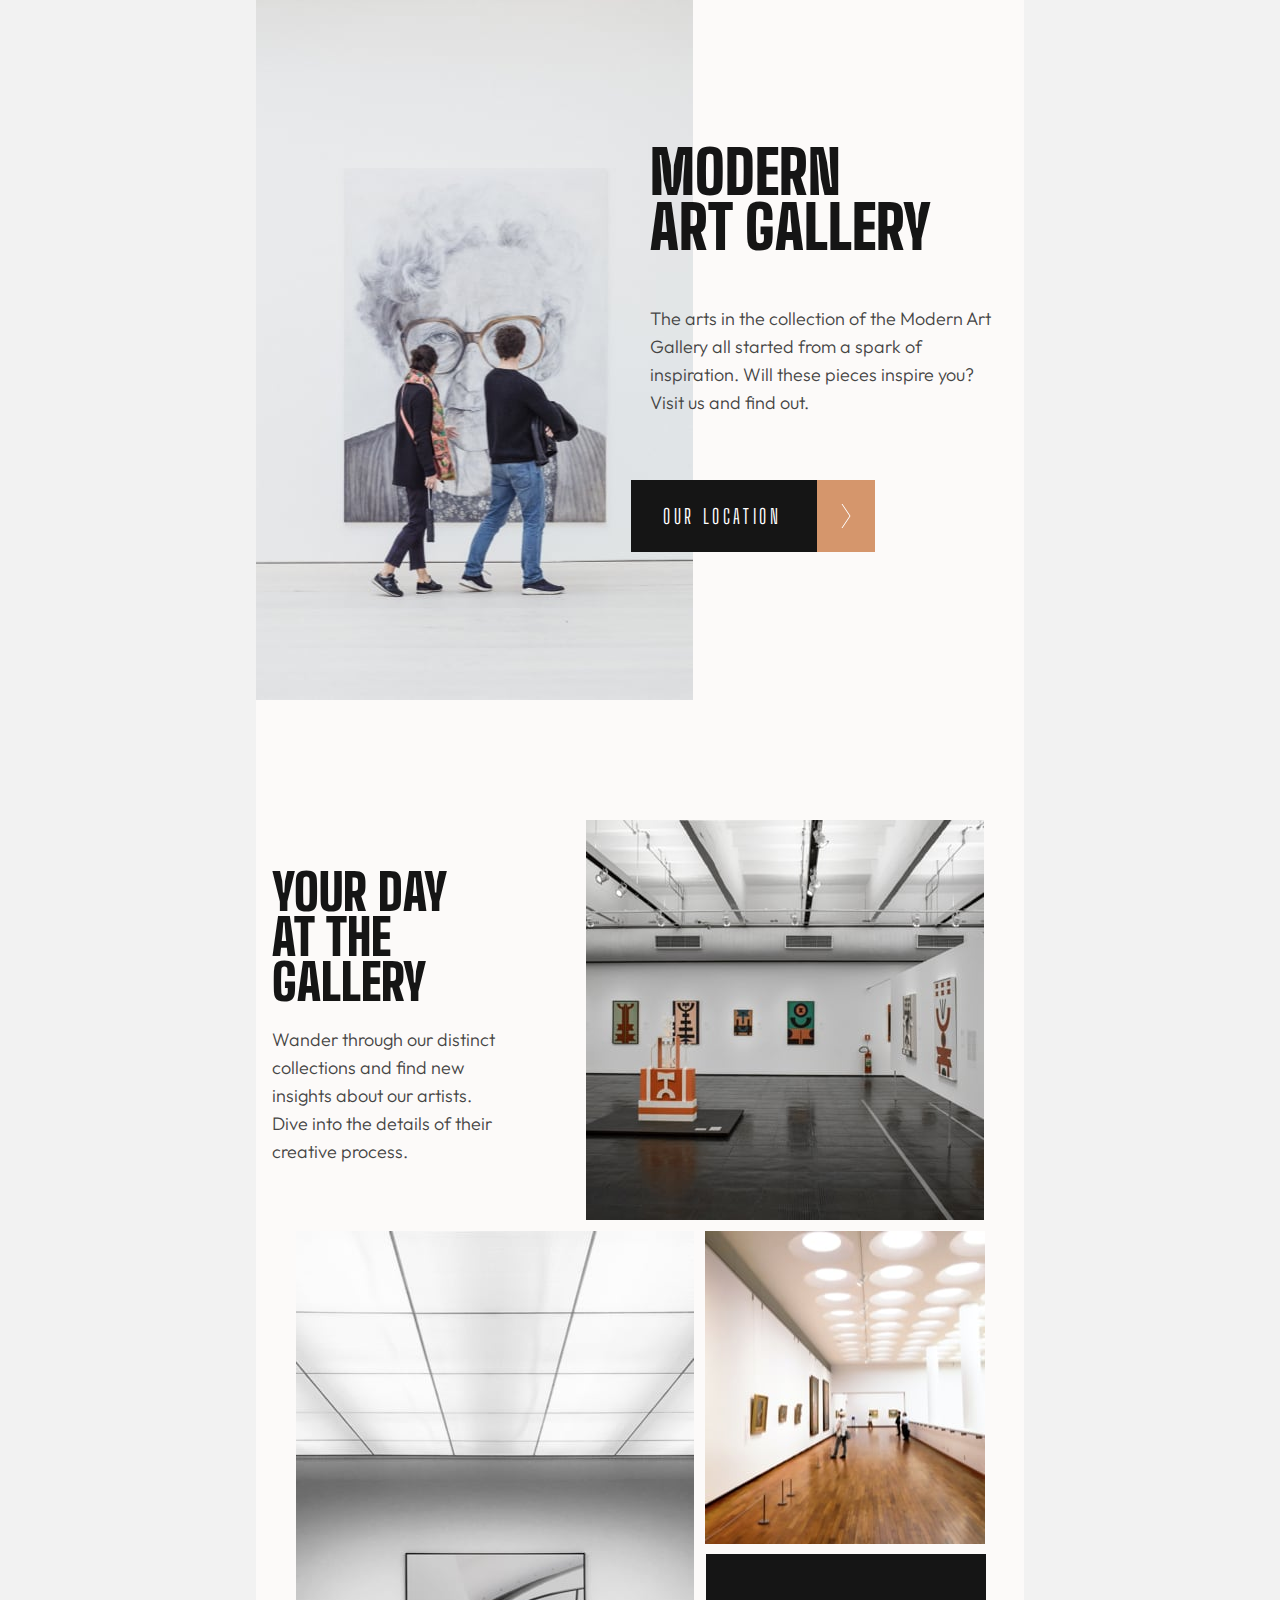
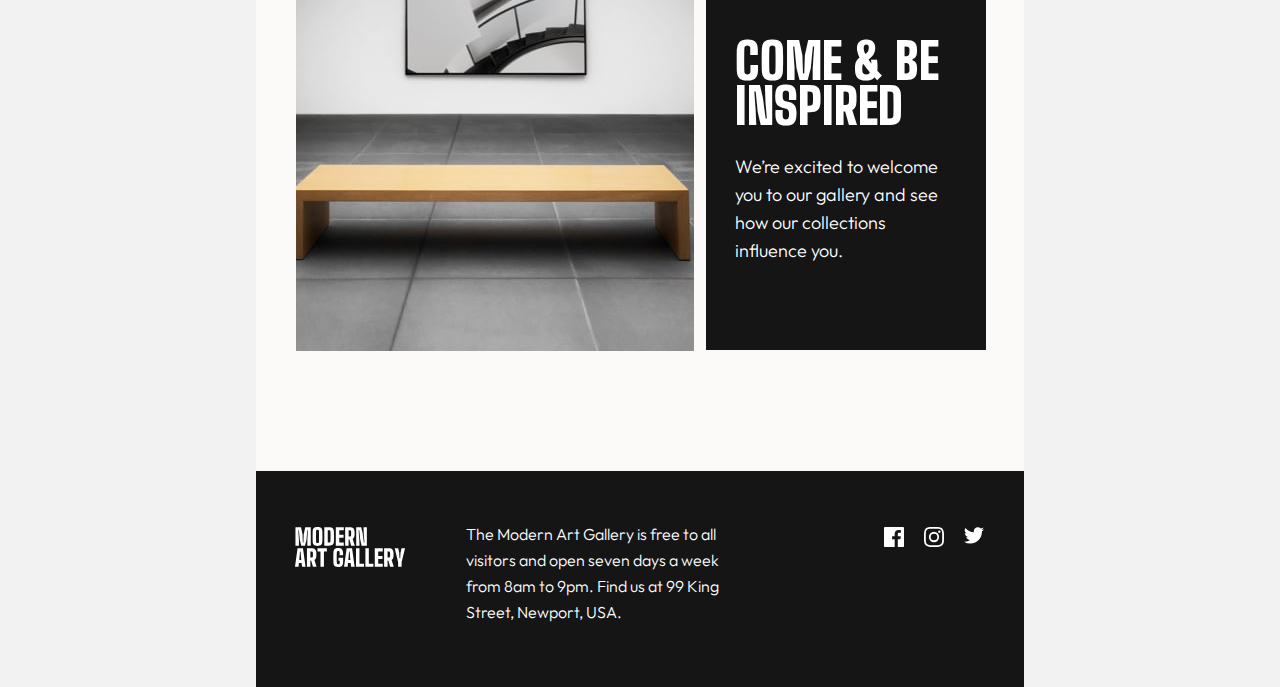
<file: index.html>
<!DOCTYPE html>
<html lang="en">
<head>
    <meta charset="UTF-8">
    <meta http-equiv="X-UA-Compatible" content="IE=edge">
    <meta name="viewport" content="width=device-width, initial-scale=1.0">
    <link rel="preconnect" href="https://fonts.googleapis.com">
    <link rel="preconnect" href="https://fonts.gstatic.com" crossorigin>
    <link href="https://fonts.googleapis.com/css2?family=Big+Shoulders+Display:wght@900&family=Outfit:wght@300&display=swap" rel="stylesheet">
    <link rel="preconnect" href="https://fonts.googleapis.com">
    <link rel="preconnect" href="https://fonts.gstatic.com" crossorigin>
    <link href="https://fonts.googleapis.com/css2?family=Big+Shoulders+Display:wght@900&family=Outfit:wght@400;800&family=Plus+Jakarta+Sans:wght@400;500;700;800&display=swap" rel="stylesheet">
    <link rel="icon" href="images/svg/favicon-32x32.png">
    <link rel="stylesheet" href="./reset.css">
    <link rel="stylesheet" href="./style.css">
    <link rel="stylesheet" href="./media.css">
    <link rel="stylesheet" href="./media-desktop.css">
    <title>home</title>
</head>
<body>
    <main>
        <div class="header">
            <div class="header-cobe"></div>
            <img class="img-mobile-hero" src="./images/mobile/image-hero.jpg" alt="galerea">
            <img  class="tablet-img-hero" src="./images/tablet/image-hero.jpg" alt="galerea">
            <img  class="img-desktop-hero" src="./images/desktop/image-hero@2x.jpg" alt="galerea">
        </div>
        <div class="black-and-white">
            <h1 class="head-h1">
                MODER<span class="N">N</span> 
            <br>
                ART GAL<span class="lery">LERY</span> 
            </h1>
            <div class="line"></div>
        </div>
        <div class="header-p">
            <p>The arts in the collection of the Modern Art Gallery all started from a spark of inspiration. Will these pieces inspire you? Visit us and find out.</p>
        </div>
        <div class="btn-home">
            <a href="page2.html">
                <button class="my-btn">OUR LOCATION</button>
                <img class="img-arrow-right" src="./images/svg/icon-arrow-right.svg" alt="icon-arrow-right">
            </a>
        </div>
        <div class="section">
            <div class="section-1">
                <img class="mobile-galerea" src="./images/mobile/image-grid-1.jpg" alt="garelea">
                <img class="tablet-galerea" src="./images/tablet/image-grid-1.jpg" alt="galerea">
                <img class="desktop-galerea" src="./images/desktop/image-grid-1.jpg" alt="galerea">
                <div class="your-day">
                    <h2>Your Day <span class="at">at</span></h2>
                    <h2> <span class="span-at">at</span> the Gallery </h2>
                    <h2 class="gallery-h2">Gallery</h2>
                    <div class="your-day-p">
                        <p>Wander through our distinct collections and find new insights about our artists. Dive into the details of their creative process.</p>
                    </div>
                </div>
            </div>
            <div class="galleryes">
                <img class="mobile-galerea2" src="./images/mobile/image-grid-2.jpg" alt="galerea">
                <img class="tablet-galerea2"src="images/tablet/image-grid-2.jpg" alt="galerea">
                <img class="desktop-galerea2" src="./images/desktop/image-grid-2.jpg" alt="galerea">
                <div class="lol">
                    <img class="mobile-galerea3" src="./images/mobile/image-grid-3.jpg" alt="galerea">
                    <img class="tablet-galerea3"src="images/tablet/image-grid-3.jpg" alt="galerea">
                    <img class="desktop-galerea3" src="./images/desktop/image-grid-3.jpg" alt="galerea">
                    <div class="black-cobe">
                    <h3>COME & BE INSPIRED</h3>
                    <p>We’re excited to welcome you to our gallery and see how our collections influence you.</p>
                </div>
                </div>
            </div>
        </div>
    </main>
    <footer class="footer-home">
        <svg class="footer-logo" width="111" height="40" xmlns="http://www.w3.org/2000/svg"><path d="M3.916 18.656V12.99L3.27 3.27h.598l.99 9.95 1.406 5.436h3.708l1.428-5.435.968-9.95h.621l-.668 9.72v5.665h3.455V.23H10.25L8.706 7.21l-.276 8.406H7.83l-.3-8.407L6.012.23H.462v18.426h3.455Zm18.61.23c1.689 0 2.902-.356 3.64-1.07.736-.714 1.135-1.9 1.197-3.559.061-1.505.092-3.105.092-4.802 0-1.697-.03-3.313-.092-4.848-.062-1.643-.46-2.822-1.198-3.536C25.428.357 24.215 0 22.525 0c-1.688 0-2.913.357-3.673 1.071-.76.714-1.155 1.893-1.186 3.536a237.22 237.22 0 0 0-.046 4.825v.365c.002 1.576.018 3.063.046 4.46.03 1.659.426 2.845 1.186 3.559s1.985 1.07 3.674 1.07Zm0-2.81c-.906 0-1.374-.39-1.405-1.174-.03-.783-.054-1.643-.07-2.58a176.449 176.449 0 0 1 0-5.78c.016-.937.04-1.797.07-2.58.03-.768.499-1.152 1.405-1.152.89 0 1.351.384 1.382 1.152.03.783.057 1.643.08 2.58a117.65 117.65 0 0 1 0 5.78c-.023.937-.05 1.797-.08 2.58-.03.783-.491 1.175-1.382 1.175Zm11.447 2.58c1.735 0 2.987-.368 3.754-1.105.768-.737 1.167-1.95 1.198-3.64.03-1.074.05-2.091.058-3.051.007-.96.007-1.92 0-2.88-.008-.959-.027-1.968-.058-3.028-.03-1.689-.43-2.898-1.198-3.628C36.96.595 35.708.23 33.973.23h-4.675v18.426h4.675Zm0-3.04h-1.22V3.271h1.22c.967 0 1.467.422 1.497 1.266.092 3.256.092 6.519 0 9.79-.03.86-.53 1.29-1.497 1.29Zm14.81 3.04v-3.04H44.27v-4.814h4.284v-3.04h-4.284V3.271h4.514V.23h-7.97v18.425h7.97Zm4.837 0v-6.218h.783l1.75 6.218h3.663l-2.165-6.794a3.199 3.199 0 0 0 1.405-1.463c.307-.637.476-1.455.506-2.453.016-.43.027-.806.035-1.128.008-.323.008-.645 0-.968a96.42 96.42 0 0 0-.035-1.128c-.061-1.597-.472-2.745-1.232-3.444C57.57.58 56.33.23 54.61.23h-4.445v18.426h3.455Zm.99-9.259h-.99V3.271h.99c.952 0 1.451.422 1.497 1.266a28.055 28.055 0 0 1 0 3.594c-.046.844-.545 1.266-1.497 1.266Zm9.927 9.26-.299-7.072-.599-8.337h.645l.944 9.374 1.382 6.034h5.252V.23h-3.34l.276 7.9.645 7.486h-.598l-1.267-9.512L66.196.23h-4.998v18.426h3.34ZM3.547 39.77l.392-3.847H6.61l.392 3.847h3.547L7.992 21.344H2.557L0 39.77h3.547Zm2.74-6.887H4.262l.415-4.077.276-4.422h.645l.276 4.422.415 4.077Zm9.099 6.887v-6.22h.783l1.75 6.22h3.663l-2.165-6.795a3.199 3.199 0 0 0 1.404-1.463c.308-.637.477-1.454.507-2.452.016-.43.027-.807.035-1.13.007-.322.007-.644 0-.966-.008-.323-.02-.7-.035-1.13-.061-1.596-.472-2.744-1.232-3.442-.76-.7-2-1.048-3.72-1.048h-4.445V39.77h3.455Zm.99-9.26h-.99v-6.126h.99c.952 0 1.451.422 1.497 1.267a28.055 28.055 0 0 1 0 3.593c-.046.844-.545 1.267-1.497 1.267Zm12.553 9.26V24.384h2.948v-3.04h-9.374v3.04h2.971V39.77h3.455Zm14.326.23c1.643 0 2.841-.357 3.593-1.071.753-.714 1.167-1.9 1.244-3.559.03-.706.05-1.474.058-2.303.007-.829-.004-1.597-.035-2.303h-4.63v2.994h1.267a16.197 16.197 0 0 1 0 2.257c-.03.384-.176.676-.437.876-.261.2-.614.299-1.06.299-.89 0-1.359-.392-1.405-1.175a90.954 90.954 0 0 1-.126-3.535 107.71 107.71 0 0 1 0-3.858c.023-1.29.065-2.472.126-3.547.046-.768.515-1.152 1.405-1.152.845 0 1.29.384 1.336 1.152.03.43.046.96.046 1.59 0 .629-.015 1.158-.046 1.588h3.455c.03-.353.046-.775.046-1.266 0-.492-.015-.914-.046-1.267-.107-1.643-.53-2.822-1.267-3.536-.737-.714-1.911-1.07-3.524-1.07-1.136 0-2.053.157-2.752.471a3.032 3.032 0 0 0-1.543 1.532c-.33.706-.519 1.643-.565 2.81-.015.614-.03 1.328-.046 2.142a135.078 135.078 0 0 0 0 5.102c.016.821.031 1.555.046 2.2.046 1.105.23 1.996.553 2.671a3.01 3.01 0 0 0 1.532 1.486c.699.315 1.624.472 2.775.472Zm9.375-.23.391-3.847h2.672l.391 3.847h3.547l-2.556-18.426h-5.436L49.083 39.77h3.547Zm2.74-6.887h-2.026l.414-4.077.277-4.422h.644l.277 4.422.414 4.077Zm13.636 6.887v-3.04h-4.538V21.343h-3.455V39.77h7.993Zm9.374 0v-3.04h-4.537V21.343h-3.455V39.77h7.992Zm9.351 0v-3.04h-4.514v-4.814H87.5v-3.04h-4.284v-4.492h4.514v-3.04h-7.969V39.77h7.97Zm4.837 0v-6.22h.783l1.75 6.22h3.663l-2.165-6.795a3.199 3.199 0 0 0 1.405-1.463c.307-.637.476-1.454.507-2.452.015-.43.026-.807.034-1.13.008-.322.008-.644 0-.966a96.42 96.42 0 0 0-.034-1.13c-.062-1.596-.473-2.744-1.233-3.442-.76-.7-2-1.048-3.72-1.048h-4.445V39.77h3.455Zm.99-9.26h-.99v-6.126h.99c.953 0 1.452.422 1.498 1.267a28.055 28.055 0 0 1 0 3.593c-.046.844-.545 1.267-1.497 1.267Zm13.037 9.26v-4.4l.253-1.06 3.202-12.966h-3.524l-.99 4.468-.346 5.413h-.645l-.345-5.413-.99-4.468h-3.525l3.202 12.99.253 1.036v4.4h3.455Z" fill="#FFF"/></svg>
        <div class="footer-home-p">
            <p>The Modern Art Gallery is free to all visitors and open seven days a week from 8am to 9pm. Find us at 99 King Street, Newport, USA.</p>
        </div>
        <div class="footer-svg-container">
            <svg class="logo-facebook" width="20" height="20" xmlns="http://www.w3.org/2000/svg"><path d="M18.896 0H1.104C.494 0 0 .494 0 1.104v17.793C0 19.506.494 20 1.104 20h9.58v-7.745H8.076V9.237h2.606V7.01c0-2.583 1.578-3.99 3.883-3.99 1.104 0 2.052.082 2.329.119v2.7h-1.598c-1.254 0-1.496.597-1.496 1.47v1.928h2.989l-.39 3.018h-2.6V20h5.098c.608 0 1.102-.494 1.102-1.104V1.104C20 .494 19.506 0 18.896 0Z" fill="#FFF"/></svg>
            <svg class="logo-instagram" width="20" height="20" xmlns="http://www.w3.org/2000/svg"><path d="M10 1.802c2.67 0 2.987.01 4.042.059 2.71.123 3.975 1.409 4.099 4.099.048 1.054.057 1.37.057 4.04 0 2.672-.01 2.988-.057 4.042-.124 2.687-1.387 3.975-4.1 4.099-1.054.048-1.37.058-4.041.058-2.67 0-2.987-.01-4.04-.058-2.718-.124-3.977-1.416-4.1-4.1-.048-1.054-.058-1.37-.058-4.041 0-2.67.01-2.986.058-4.04.124-2.69 1.387-3.977 4.1-4.1 1.054-.048 1.37-.058 4.04-.058ZM10 0C7.284 0 6.944.012 5.877.06 2.246.227.227 2.242.061 5.877.01 6.944 0 7.284 0 10s.012 3.057.06 4.123c.167 3.632 2.182 5.65 5.817 5.817 1.067.048 1.407.06 4.123.06s3.057-.012 4.123-.06c3.629-.167 5.652-2.182 5.816-5.817.05-1.066.061-1.407.061-4.123s-.012-3.056-.06-4.122C19.777 2.249 17.76.228 14.124.06 13.057.01 12.716 0 10 0Zm0 4.865a5.135 5.135 0 1 0 0 10.27 5.135 5.135 0 0 0 0-10.27Zm0 8.468a3.333 3.333 0 1 1 0-6.666 3.333 3.333 0 0 1 0 6.666Zm5.338-9.87a1.2 1.2 0 1 0 0 2.4 1.2 1.2 0 0 0 0-2.4Z" fill="#FFF"/></svg>
            <svg class="logo-twiter" width="20" height="17" xmlns="http://www.w3.org/2000/svg"><path d="M20 2.172a8.192 8.192 0 0 1-2.357.646 4.11 4.11 0 0 0 1.805-2.27 8.22 8.22 0 0 1-2.606.996A4.096 4.096 0 0 0 13.847.248c-2.65 0-4.596 2.472-3.998 5.037A11.648 11.648 0 0 1 1.392 1a4.109 4.109 0 0 0 1.27 5.478 4.086 4.086 0 0 1-1.858-.513c-.045 1.9 1.318 3.679 3.291 4.075a4.113 4.113 0 0 1-1.853.07 4.106 4.106 0 0 0 3.833 2.849A8.25 8.25 0 0 1 0 14.658a11.616 11.616 0 0 0 6.29 1.843c7.618 0 11.923-6.434 11.663-12.205A8.354 8.354 0 0 0 20 2.172Z" fill="#FFF"/></svg>
        </div>
    </footer>
</body>
</html>
</file>
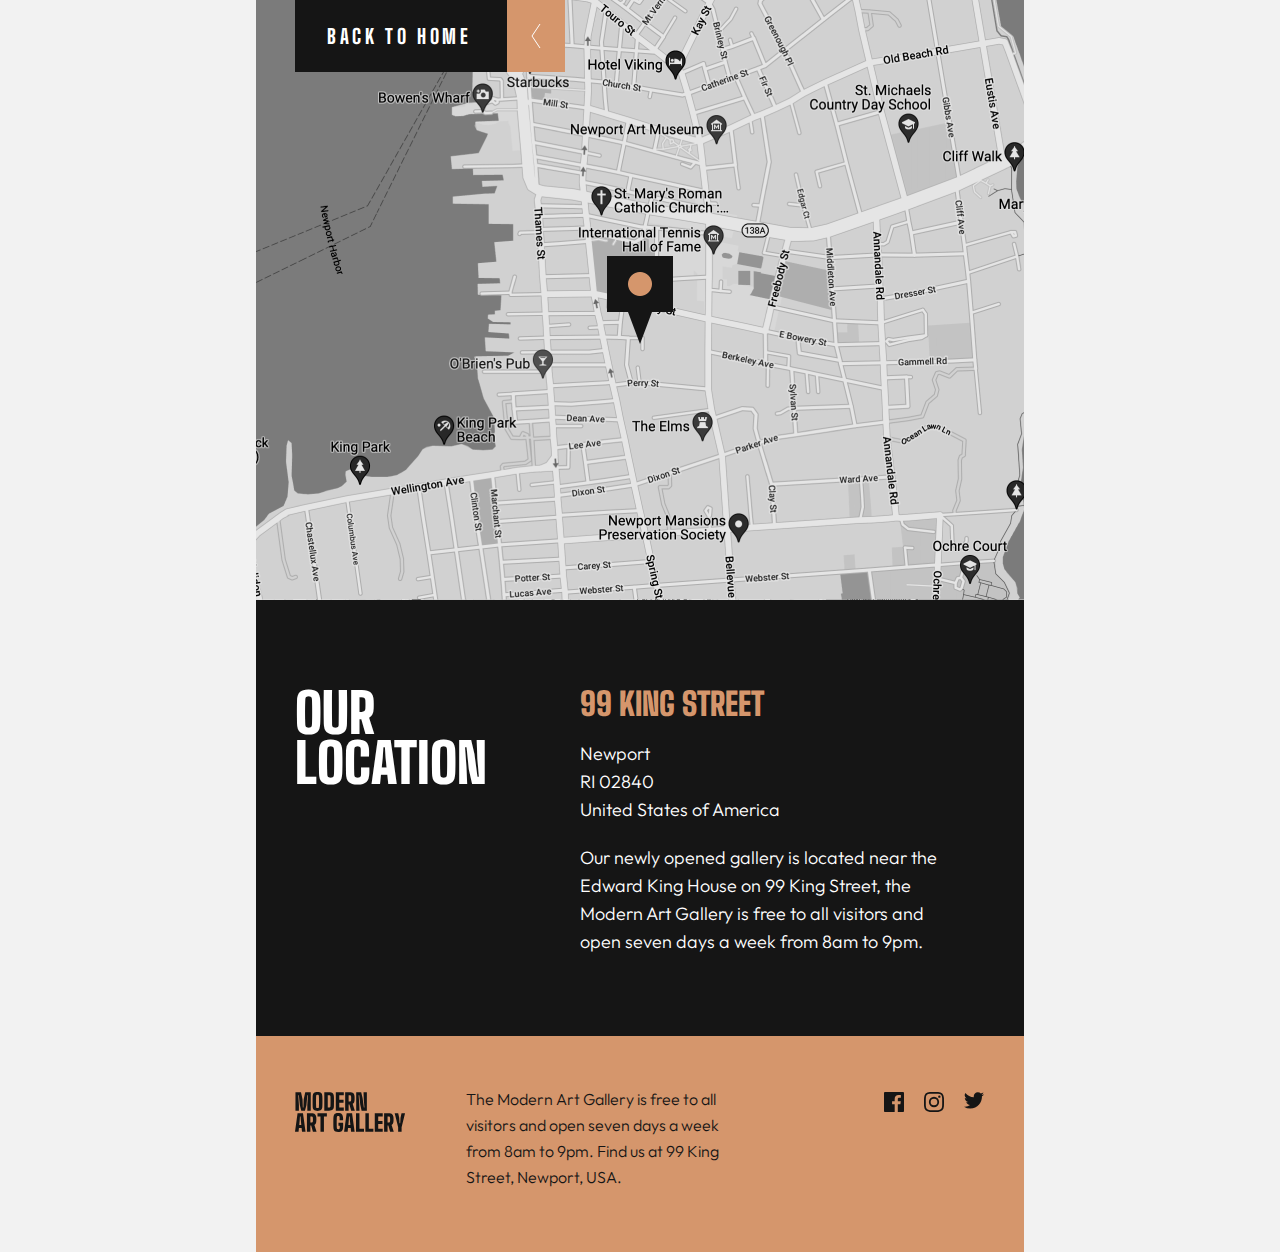
<file: page2.html>
<!DOCTYPE html>
<html lang="en">
<head>
    <meta charset="UTF-8">
    <meta http-equiv="X-UA-Compatible" content="IE=edge">
    <meta name="viewport" content="width=device-width, initial-scale=1.0">
    <link rel="preconnect" href="https://fonts.googleapis.com">
    <link rel="preconnect" href="https://fonts.gstatic.com" crossorigin>
    <link href="https://fonts.googleapis.com/css2?family=Big+Shoulders+Display:wght@900&family=Outfit:wght@300&display=swap" rel="stylesheet">
    <link rel="preconnect" href="https://fonts.googleapis.com">
    <link rel="preconnect" href="https://fonts.gstatic.com" crossorigin>
    <link href="https://fonts.googleapis.com/css2?family=Big+Shoulders+Display:wght@900&family=Outfit:wght@400;800&family=Plus+Jakarta+Sans:wght@400;500;700;800&display=swap" rel="stylesheet">
    <link rel="icon" href="images/svg/favicon-32x32.png">
    <link rel="stylesheet" href="./reset.css">
    <link rel="stylesheet" href="./style.css">
    <link rel="stylesheet" href="./media.css">
    <link rel="stylesheet" href="./media-desktop.css">
    <title>location</title>
</head>
<body>
    <div class="main-location">
        <div class="map">
            <div class="btn-location">
                <a href="index.html">
                    <button class="my-button-loc">BACK TO HOME</button>
                    <img class="img-arrow-left" src="./images/svg/icon-arrow-left.svg" alt="icon-arrow-left">
                </a>
            </div>
            <svg class="svg-location" width="77" height="90" xmlns="http://www.w3.org/2000/svg"><g fill="none" fill-rule="evenodd"><path d="M0 56V0h66v56H45L33 88 21 56H0Z" fill="#151515"/><circle fill="#D5966C" cx="33" cy="28" r="12"/></g></svg>
        </div>
        <div class="middle">
            <div class="middle-h1">
                <h1>OUR LOCATION</h1>
            </div>
            <div class="middle-container">
                <div class="middle-h2">
                    <h2>99 King Street</h2>
                </div>
                <div class="middle-ppp">
                    <p>Newport</p>
                    <p>RI 02840</p>
                    <p>United States of America</p>
                </div>
                <div class="middle-p">
                    <p>Our newly opened gallery is located near the Edward King House on 99 King Street, the Modern Art Gallery is free to all visitors and open seven days a week from 8am to 9pm.</p>
                </div>
            </div>
        </div>
    </div>
    <footer class="footer-location">
        <svg class="footer-logo-location" width="111" height="40" xmlns="http://www.w3.org/2000/svg"><path d="M3.916 18.656V12.99L3.27 3.27h.598l.99 9.95 1.406 5.436h3.708l1.428-5.435.968-9.95h.621l-.668 9.72v5.665h3.455V.23H10.25L8.706 7.21l-.276 8.406H7.83l-.3-8.407L6.012.23H.462v18.426h3.455Zm18.61.23c1.689 0 2.902-.356 3.64-1.07.736-.714 1.135-1.9 1.197-3.559.061-1.505.092-3.105.092-4.802 0-1.697-.03-3.313-.092-4.848-.062-1.643-.46-2.822-1.198-3.536C25.428.357 24.215 0 22.525 0c-1.688 0-2.913.357-3.673 1.071-.76.714-1.155 1.893-1.186 3.536a237.22 237.22 0 0 0-.046 4.825v.365c.002 1.576.018 3.063.046 4.46.03 1.659.426 2.845 1.186 3.559s1.985 1.07 3.674 1.07Zm0-2.81c-.906 0-1.374-.39-1.405-1.174-.03-.783-.054-1.643-.07-2.58a176.449 176.449 0 0 1 0-5.78c.016-.937.04-1.797.07-2.58.03-.768.499-1.152 1.405-1.152.89 0 1.351.384 1.382 1.152.03.783.057 1.643.08 2.58a117.65 117.65 0 0 1 0 5.78c-.023.937-.05 1.797-.08 2.58-.03.783-.491 1.175-1.382 1.175Zm11.447 2.58c1.735 0 2.987-.368 3.754-1.105.768-.737 1.167-1.95 1.198-3.64.03-1.074.05-2.091.058-3.051.007-.96.007-1.92 0-2.88-.008-.959-.027-1.968-.058-3.028-.03-1.689-.43-2.898-1.198-3.628C36.96.595 35.708.23 33.973.23h-4.675v18.426h4.675Zm0-3.04h-1.22V3.271h1.22c.967 0 1.467.422 1.497 1.266.092 3.256.092 6.519 0 9.79-.03.86-.53 1.29-1.497 1.29Zm14.81 3.04v-3.04H44.27v-4.814h4.284v-3.04h-4.284V3.271h4.514V.23h-7.97v18.425h7.97Zm4.837 0v-6.218h.783l1.75 6.218h3.663l-2.165-6.794a3.199 3.199 0 0 0 1.405-1.463c.307-.637.476-1.455.506-2.453.016-.43.027-.806.035-1.128.008-.323.008-.645 0-.968a96.42 96.42 0 0 0-.035-1.128c-.061-1.597-.472-2.745-1.232-3.444C57.57.58 56.33.23 54.61.23h-4.445v18.426h3.455Zm.99-9.259h-.99V3.271h.99c.952 0 1.451.422 1.497 1.266a28.055 28.055 0 0 1 0 3.594c-.046.844-.545 1.266-1.497 1.266Zm9.927 9.26-.299-7.072-.599-8.337h.645l.944 9.374 1.382 6.034h5.252V.23h-3.34l.276 7.9.645 7.486h-.598l-1.267-9.512L66.196.23h-4.998v18.426h3.34ZM3.547 39.77l.392-3.847H6.61l.392 3.847h3.547L7.992 21.344H2.557L0 39.77h3.547Zm2.74-6.887H4.262l.415-4.077.276-4.422h.645l.276 4.422.415 4.077Zm9.099 6.887v-6.22h.783l1.75 6.22h3.663l-2.165-6.795a3.199 3.199 0 0 0 1.404-1.463c.308-.637.477-1.454.507-2.452.016-.43.027-.807.035-1.13.007-.322.007-.644 0-.966-.008-.323-.02-.7-.035-1.13-.061-1.596-.472-2.744-1.232-3.442-.76-.7-2-1.048-3.72-1.048h-4.445V39.77h3.455Zm.99-9.26h-.99v-6.126h.99c.952 0 1.451.422 1.497 1.267a28.055 28.055 0 0 1 0 3.593c-.046.844-.545 1.267-1.497 1.267Zm12.553 9.26V24.384h2.948v-3.04h-9.374v3.04h2.971V39.77h3.455Zm14.326.23c1.643 0 2.841-.357 3.593-1.071.753-.714 1.167-1.9 1.244-3.559.03-.706.05-1.474.058-2.303.007-.829-.004-1.597-.035-2.303h-4.63v2.994h1.267a16.197 16.197 0 0 1 0 2.257c-.03.384-.176.676-.437.876-.261.2-.614.299-1.06.299-.89 0-1.359-.392-1.405-1.175a90.954 90.954 0 0 1-.126-3.535 107.71 107.71 0 0 1 0-3.858c.023-1.29.065-2.472.126-3.547.046-.768.515-1.152 1.405-1.152.845 0 1.29.384 1.336 1.152.03.43.046.96.046 1.59 0 .629-.015 1.158-.046 1.588h3.455c.03-.353.046-.775.046-1.266 0-.492-.015-.914-.046-1.267-.107-1.643-.53-2.822-1.267-3.536-.737-.714-1.911-1.07-3.524-1.07-1.136 0-2.053.157-2.752.471a3.032 3.032 0 0 0-1.543 1.532c-.33.706-.519 1.643-.565 2.81-.015.614-.03 1.328-.046 2.142a135.078 135.078 0 0 0 0 5.102c.016.821.031 1.555.046 2.2.046 1.105.23 1.996.553 2.671a3.01 3.01 0 0 0 1.532 1.486c.699.315 1.624.472 2.775.472Zm9.375-.23.391-3.847h2.672l.391 3.847h3.547l-2.556-18.426h-5.436L49.083 39.77h3.547Zm2.74-6.887h-2.026l.414-4.077.277-4.422h.644l.277 4.422.414 4.077Zm13.636 6.887v-3.04h-4.538V21.343h-3.455V39.77h7.993Zm9.374 0v-3.04h-4.537V21.343h-3.455V39.77h7.992Zm9.351 0v-3.04h-4.514v-4.814H87.5v-3.04h-4.284v-4.492h4.514v-3.04h-7.969V39.77h7.97Zm4.837 0v-6.22h.783l1.75 6.22h3.663l-2.165-6.795a3.199 3.199 0 0 0 1.405-1.463c.307-.637.476-1.454.507-2.452.015-.43.026-.807.034-1.13.008-.322.008-.644 0-.966a96.42 96.42 0 0 0-.034-1.13c-.062-1.596-.473-2.744-1.233-3.442-.76-.7-2-1.048-3.72-1.048h-4.445V39.77h3.455Zm.99-9.26h-.99v-6.126h.99c.953 0 1.452.422 1.498 1.267a28.055 28.055 0 0 1 0 3.593c-.046.844-.545 1.267-1.497 1.267Zm13.037 9.26v-4.4l.253-1.06 3.202-12.966h-3.524l-.99 4.468-.346 5.413h-.645l-.345-5.413-.99-4.468h-3.525l3.202 12.99.253 1.036v4.4h3.455Z" fill="#151515"/></svg>
        <div class="footer-location-p">
            <p>The Modern Art Gallery is free to all visitors and open seven days a week from 8am to 9pm. Find us at 99 King Street, Newport, USA.</p>
        </div>
        <div class="footer-svg-container-location">
            <svg class="logo-facebook-footer" width="20" height="20" xmlns="http://www.w3.org/2000/svg"><path d="M18.896 0H1.104C.494 0 0 .494 0 1.104v17.793C0 19.506.494 20 1.104 20h9.58v-7.745H8.076V9.237h2.606V7.01c0-2.583 1.578-3.99 3.883-3.99 1.104 0 2.052.082 2.329.119v2.7h-1.598c-1.254 0-1.496.597-1.496 1.47v1.928h2.989l-.39 3.018h-2.6V20h5.098c.608 0 1.102-.494 1.102-1.104V1.104C20 .494 19.506 0 18.896 0Z" fill="#151515"/></svg>
            <svg class="logo-instagram-footer" width="20" height="20" xmlns="http://www.w3.org/2000/svg"><path d="M10 1.802c2.67 0 2.987.01 4.042.059 2.71.123 3.975 1.409 4.099 4.099.048 1.054.057 1.37.057 4.04 0 2.672-.01 2.988-.057 4.042-.124 2.687-1.387 3.975-4.1 4.099-1.054.048-1.37.058-4.041.058-2.67 0-2.987-.01-4.04-.058-2.718-.124-3.977-1.416-4.1-4.1-.048-1.054-.058-1.37-.058-4.041 0-2.67.01-2.986.058-4.04.124-2.69 1.387-3.977 4.1-4.1 1.054-.048 1.37-.058 4.04-.058ZM10 0C7.284 0 6.944.012 5.877.06 2.246.227.227 2.242.061 5.877.01 6.944 0 7.284 0 10s.012 3.057.06 4.123c.167 3.632 2.182 5.65 5.817 5.817 1.067.048 1.407.06 4.123.06s3.057-.012 4.123-.06c3.629-.167 5.652-2.182 5.816-5.817.05-1.066.061-1.407.061-4.123s-.012-3.056-.06-4.122C19.777 2.249 17.76.228 14.124.06 13.057.01 12.716 0 10 0Zm0 4.865a5.135 5.135 0 1 0 0 10.27 5.135 5.135 0 0 0 0-10.27Zm0 8.468a3.333 3.333 0 1 1 0-6.666 3.333 3.333 0 0 1 0 6.666Zm5.338-9.87a1.2 1.2 0 1 0 0 2.4 1.2 1.2 0 0 0 0-2.4Z" fill="#151515"/></svg>
            <svg class="logo-twiter-footer" width="20" height="17" xmlns="http://www.w3.org/2000/svg"><path d="M20 2.172a8.192 8.192 0 0 1-2.357.646 4.11 4.11 0 0 0 1.805-2.27 8.22 8.22 0 0 1-2.606.996A4.096 4.096 0 0 0 13.847.248c-2.65 0-4.596 2.472-3.998 5.037A11.648 11.648 0 0 1 1.392 1a4.109 4.109 0 0 0 1.27 5.478 4.086 4.086 0 0 1-1.858-.513c-.045 1.9 1.318 3.679 3.291 4.075a4.113 4.113 0 0 1-1.853.07 4.106 4.106 0 0 0 3.833 2.849A8.25 8.25 0 0 1 0 14.658a11.616 11.616 0 0 0 6.29 1.843c7.618 0 11.923-6.434 11.663-12.205A8.354 8.354 0 0 0 20 2.172Z" fill="#151515"/></svg>
        </div>
    </footer>
</body>
</html>
</file>
<file: style.css>
p {
    font-family: 'Outfit', sans-serif;
}
h1, h2, h3, button {
    font-family: 'Big Shoulders Display', cursive;
}
html {
        overflow-x: hidden;
    }
body {
    background-color: #F2F2F2;
    display: flex;
    justify-content: center;
    align-items: center;
    flex-direction: column;
    width: 100%;
}
main {
    width: 375px;
    background: #FCFAF9;
    display: flex;
    flex-direction: column;
}
.tablet-img-hero, .img-desktop-hero, .desktop-galerea, .desktop-galerea2, .desktop-galerea3, .at {
    display: none;
}
.tablet-galerea {
    display: none;
}
.img-mobile-hero {
    margin-bottom: 50px;
}
.black-and-white  {
    display: flex;
    flex-direction: column;
}
.head-h1 {
    font-style: normal;
    font-weight: 900;
    font-size: 60px;
    line-height: 55px;
    text-transform: uppercase;
    color: #151515;
    margin-left: 16px;
}
.header-p {
    font-style: normal;
    font-weight: 300;
    font-size: 18px;
    line-height: 28px;
    color: #444444;
    margin: 45px 16px 50px 16px;
}
.btn-home a {
    display: flex;
}
.btn-home button {
    padding: 24px 35px 24px 32px;
    font-style: normal;
    font-size: 20px;
    font-weight: 400;
    line-height: 24px;
    letter-spacing: 3.63636px;
    color: #FFFFFF;
    background-color: #151515;
    height: 72px;
}

/* hover */


.btn-home:hover .my-btn {
    background: #D5966C;
    cursor: pointer;
}
.btn-home:hover .img-arrow-right {
    background: #151515;
    cursor: pointer;
}

.img-arrow-right {
    background-color: #D5966C;
    padding: 24px;
}
.mobile-galerea {
    margin: 120px 16px 25px 16px;
}
.your-day h2 {
    font-style: normal;
    font-weight: 900;
    font-size: 50px;
    line-height: 45px;
    text-transform: uppercase;
    color: #151515;
    padding-left: 16px;
}
.gallery-h2 {
    display: none;
}
.your-day p {
    font-style: normal;
    font-weight: 300;
    font-size: 18px;
    line-height: 28px;
    color: #444444;
    margin: 21px 16px 32px 16px;
}
.mobile-galerea2 {
    margin: 0 16px;
}
.tablet-galerea2 {
    display: none;
}
.tablet-galerea3 {
    display: none;
}
.mobile-galerea3 {
    margin: 16px;
}
.black-cobe {
    width: 343px;
    height: 293px;
    background-color: #151515;
    margin: 0 16px 120px 16px;
}
.black-cobe h3 {
    font-style: normal;
    font-weight: 900;
    font-size: 50px;
    line-height: 45px;
    text-transform: uppercase;
    color: #FFFFFF;
    padding: 48px 24px 24px 24px;
}
.black-cobe p {
    font-style: normal;
    font-weight: 300;
    font-size: 18px;
    line-height: 28px;
    color: #FFFFFF;
    padding: 0 24px 47px 24px;
}
.footer-home {
    width: 375px;
    height: 336px;
    background: #151515;
}
.footer-logo {
    padding: 48px 32px;
}
.footer-home-p {
    font-style: normal;
    font-weight: 300;
    font-size: 16px;
    line-height: 26px;
    color: #FFFFFF;
    padding: 0 32px 32px 32px;
}
.logo-facebook {
    padding: 0 20px 40px 24px;
}
.logo-instagram {
    padding: 0 0 40px 0;
}
.logo-twiter {
    padding: 0 0 40px 20px;
}


/* page2-location*/


.main-location {
    display: flex;
    flex-direction: column;
    justify-content: center;
    align-items: center;
    width: 100%;
}
.btn-location a {
    display: flex;
}

/* hover */

.btn-location:hover .my-button-loc {
    background: #D5966C;
    cursor: grabbing;
}
.btn-location:hover .img-arrow-left {
    background: #151515;
    cursor: grabbing;
}
.btn-location button {
    font-style: normal;
    font-weight: 800;
    font-size: 20px;
    line-height: 24px;
    letter-spacing: 3.63636px;
    color: #FFFFFF;
    background-color: #151515;
    padding: 24px 35px 24px 32px;
    height: 72px;
}
.img-arrow-left {
    background: #D5966C;
    padding: 24px;
}
.map {
    width: 375px;
    height: 550px;
    position: relative;
    background-image: url("./images/mobile/image-map.png");
    background-repeat: no-repeat;
}
.svg-location {
    position: absolute;
    left: 41.38%;
    right: 41.07%;
    top: 42%;
    bottom: 47.82%;
}
.middle {
    width: 375px;
    height: 493px;
    background-color: #151515;
    display: grid;
}
.middle-h1 {
    font-style: normal;
    font-weight: 900;
    font-size: 50px;
    line-height: 45px;
    text-transform: uppercase;
    color: #FFFFFF;
    padding: 48px 16px;
}
.middle-h2 {
    font-style: normal;
    font-weight: 900;
    font-size: 32px;
    line-height: 32px;
    text-transform: uppercase;
    color: #D5966C;
    padding: 0 16px;
}
.middle-ppp {
    font-style: normal;
    font-weight: 300;
    font-size: 18px;
    line-height: 28px;
    color: #FFFFFF;
    padding: 20px 16px;
}
.middle-p {
    font-style: normal;
    font-weight: 300;
    font-size: 18px;
    line-height: 28px;
    color: #FFFFFF;
    padding: 0 16px 56px 16px;
}
.footer-location {
    width: 375px;
    height: 336px;
    background: #D5966C;
}
.footer-logo-location {
    padding: 48px 32px;
}
.footer-location-p {
    font-style: normal;
    font-weight: 300;
    font-size: 16px;
    line-height: 26px;
    color: #151515;
    padding: 0 32px 32px 32px;
}
.logo-facebook-footer {
    padding: 0 20px 40px 24px;
    
}
.logo-instagram-footer {
    padding: 0 0 40px 0;
}
.logo-twiter-footer {
    padding: 0 0 40px 20px;
}
</file>
<file: media.css>
@media screen and (min-width: 768px) {
    main {
        width: 768px;
        background: #FCFAF9;
        display: flex;
        position: relative;
    }
    .img-mobile-hero, .img-desktop-hero, .desktop-galerea, .desktop-galerea2, .desktop-galerea3, .mobile-galerea, .mobile-galerea2, .mobile-galerea3, .at, .gallery-h2 {
        display: none;
    }
    .tablet-img-hero {
        display: flex;
        margin-bottom: 120px;
    }
    .black-and-white {
        position: absolute;
        top: 145px;
        left: 378px;
    }
    .header-p {
        position: absolute;
        top: 260px;
        left: 378px;
    }
    .btn-home {
        position: absolute;
        top: 480px;
        left: 375px;
    }
    .section {
        display: flex;
        flex-wrap: wrap;
    }
    .section-1 {
        display: flex;
        flex-direction: row-reverse;
        column-gap: 55px;
        margin-bottom: 11px;
        margin-right: 40px;
    }
    .your-day {
        margin-top: 50px;
    }
    .tablet-galerea {
        display: flex;
    }
    .your-day p {
        width: 223px;
        height: 140px;
        left: 40px;
    }
    .galleryes {
        display: flex;
    }
    .tablet-galerea2 {
        display: flex;
        margin: 0 11px 120px 40px;
    }
    .tablet-galerea3 {
        display: flex;
    }
    .black-cobe {
        margin: 10px 1px;
        width: 280px;
        height: 396px;
    }
    .black-cobe h3 {
        padding: 85px 28px 24px 29px;
    }
    .black-cobe p {
        padding: 0 28px 85px 29px;
    }
    .footer-home {
        display: flex;
        width: 768px;
        height: 216px;
    }
    .footer-logo {
        padding: 56px 0px 120px 39px;
    }
    .footer-home-p {
        width: 281px;
        height: 104px;
        padding: 0;
        margin: 50px 113px 56px 60px;
    }
    .footer-svg-container {
        display: flex;
        padding: 56px 38px 0 0;
    }

    /* page2-location */


    .map {
        width: 768px;
        height: 600px;
        position: relative;
        background-image: url("./images/tablet/image-map@2x.png");
        background-size: 768px 600px;
        background-repeat: no-repeat;
    }
    .btn-location {
        margin-left: 39px;
    }
    .svg-location {
        display: none;
    }
    .middle {
        width: 768px;
        height: 436px;
        grid-template-columns: auto auto;
        column-gap: 85px;
    }
    .middle-h1 {
        font-size: 55px;
        line-height: 50px;
        width: 223px;
        height: 100px;
        padding: 88px 0 248px 39px;
    }
    .middle-container {
        display: grid;
        padding: 88px 40px 80px 0;
    }

    .footer-location {
        display: flex;
        width: 768px;
        height: 216px;
    }
    .footer-logo-location {
        padding: 56px 0px 120px 39px;
    }
    .footer-location-p {
        width: 281px;
        height: 104px;
        padding: 0;
        margin: 50px 113px 56px 60px;
    }

    .footer-svg-container-location {
        display: flex;
        padding: 56px 38px 0 0;
    }

}
</file>
<file: media-desktop.css>
@media screen and (min-width: 1360px) {
    main {
        width: 1360px;
    }
    .img-mobile-hero, .tablet-img-hero, .mobile-galerea, .tablet-galerea, .mobile-galerea2, .tablet-galerea2, .mobile-galerea3, .tablet-galerea3, .gallery-h2, .span-at {
        display: none;
    }
    .header {
        display: flex;
        width: 100%;
    }
    .header-cobe {
        width: 430px;
        height: 800px;
        background: #151515;
    }
    .img-desktop-hero {
        display: flex;
        width: 540px;
    }
    .black-and-white {
        position: absolute;
        top: 180px;
        left: 136px;
    }
    .head-h1 {
        font-size: 94px;
        line-height: 88px;
        color: white;
    }
    .line {
        width: 14px;
        height: 78px;
        background-color: #1f1e1e;
        border-radius: 2px;
        position: absolute;
        top: 2px;
        left: 296px;
    }
    .lery {
        color: #151515;
    }
    .header-p {
        font-size: 22px;
        line-height: 32px;
        width: 350px;
        height: 160px;
        position: absolute;
        top: 135px;
        left: 885px;
    }
    .btn-home {
        position: absolute;
        top: 420px;
        left: 900px;
    }
    .section-1 {
        display: flex;
    }
    .section {
        margin: 200px 150px 180px 130px;
    }
    .your-day {
        margin-top: 70px;
        margin-left: -10px;
    }
    .your-day h2 {
        font-size: 60px;
        line-height: 60px;
    }
    .at {
        display: inline;
    }
    .your-day p {
        width: 350px;
        font-size: 22px;
        line-height: 32px;
    }
    .desktop-galerea {
        display: flex;
        margin: 0 0 20px 50px;
    }
    .black-cobe {
        width: 445px;
        height: 377px;
        margin: 0 0 0 30px;
    }
    .black-cobe h3 {
        padding: 65px 47px 0 47px;
        font-size: 60px;
        line-height: 60px;
    }
    .black-cobe p {
        padding: 32px 47px 65px 47px;
        font-size: 22px;
        line-height: 32px;
    }
    .desktop-galerea2 {
        display: flex;
    }
    .desktop-galerea3 {
        display: flex;
        margin: 0 0 30px 30px;
    }
    .footer-home {
        display: flex;
        width: 1360px;
        height: 244px;
    }
    .footer-logo {
        padding: 80px 140px 106px 140px;
    }
    .footer-home-p {
        font-size: 18px;
        line-height: 28px;
        width: 430px;
        height: 84px;
        padding: 0;
        margin-top: 70px;
    }
    .footer-svg-container {
        display: flex;
        margin: 20px 100px 0;
    }

    .logo-facebook path:hover {
        fill: #D5966C;
        cursor: grabbing;
    }


    /* page2-location */

    .map {
        width: 1360px;
        height: 600px;
        position: relative;
        background-image: url("./images/desktop/image-map.png");
        background-repeat: no-repeat;
        background-size: 1360px 600px;
    }
    .btn-location {
        margin-left: 142px;
    }
    .middle {
        width: 1360px;
        height: 540px;
        column-gap: 200px;
    }
    .middle-h1 {
        font-size: 70px;
        line-height: 70px;
        width: 350px;
        height: 140px;
        padding: 104px 220px 304px 165px;
    }
    .middle-h2 {
        font-size: 36px;
        line-height: 36px;
    }
    .middle-ppp {
        font-size: 22px;
        line-height: 32px;
    }
    .middle-p {
        width: 540px;
        height: 128px;
        font-size: 22px;
        line-height: 32px;
    }
    .footer-location {
        display: flex;
        width: 1360px;
        height: 240px;
    }
    .footer-logo-location {
        padding: 80px 130px 106px 165px;
    }
    .footer-location-p {
        font-size: 16px;
        line-height: 26px;
        width: 380px;
        height: 84px;
        padding: 0;
        padding-top: 10px;
    }
    .footer-svg-container-location {
        display: flex;
        padding-left: 110px;
        padding-top: 70px;
    }
    .logo-facebook-footer path:hover {
        fill: white;
        cursor: grabbing;
    }
    
}
</file>
